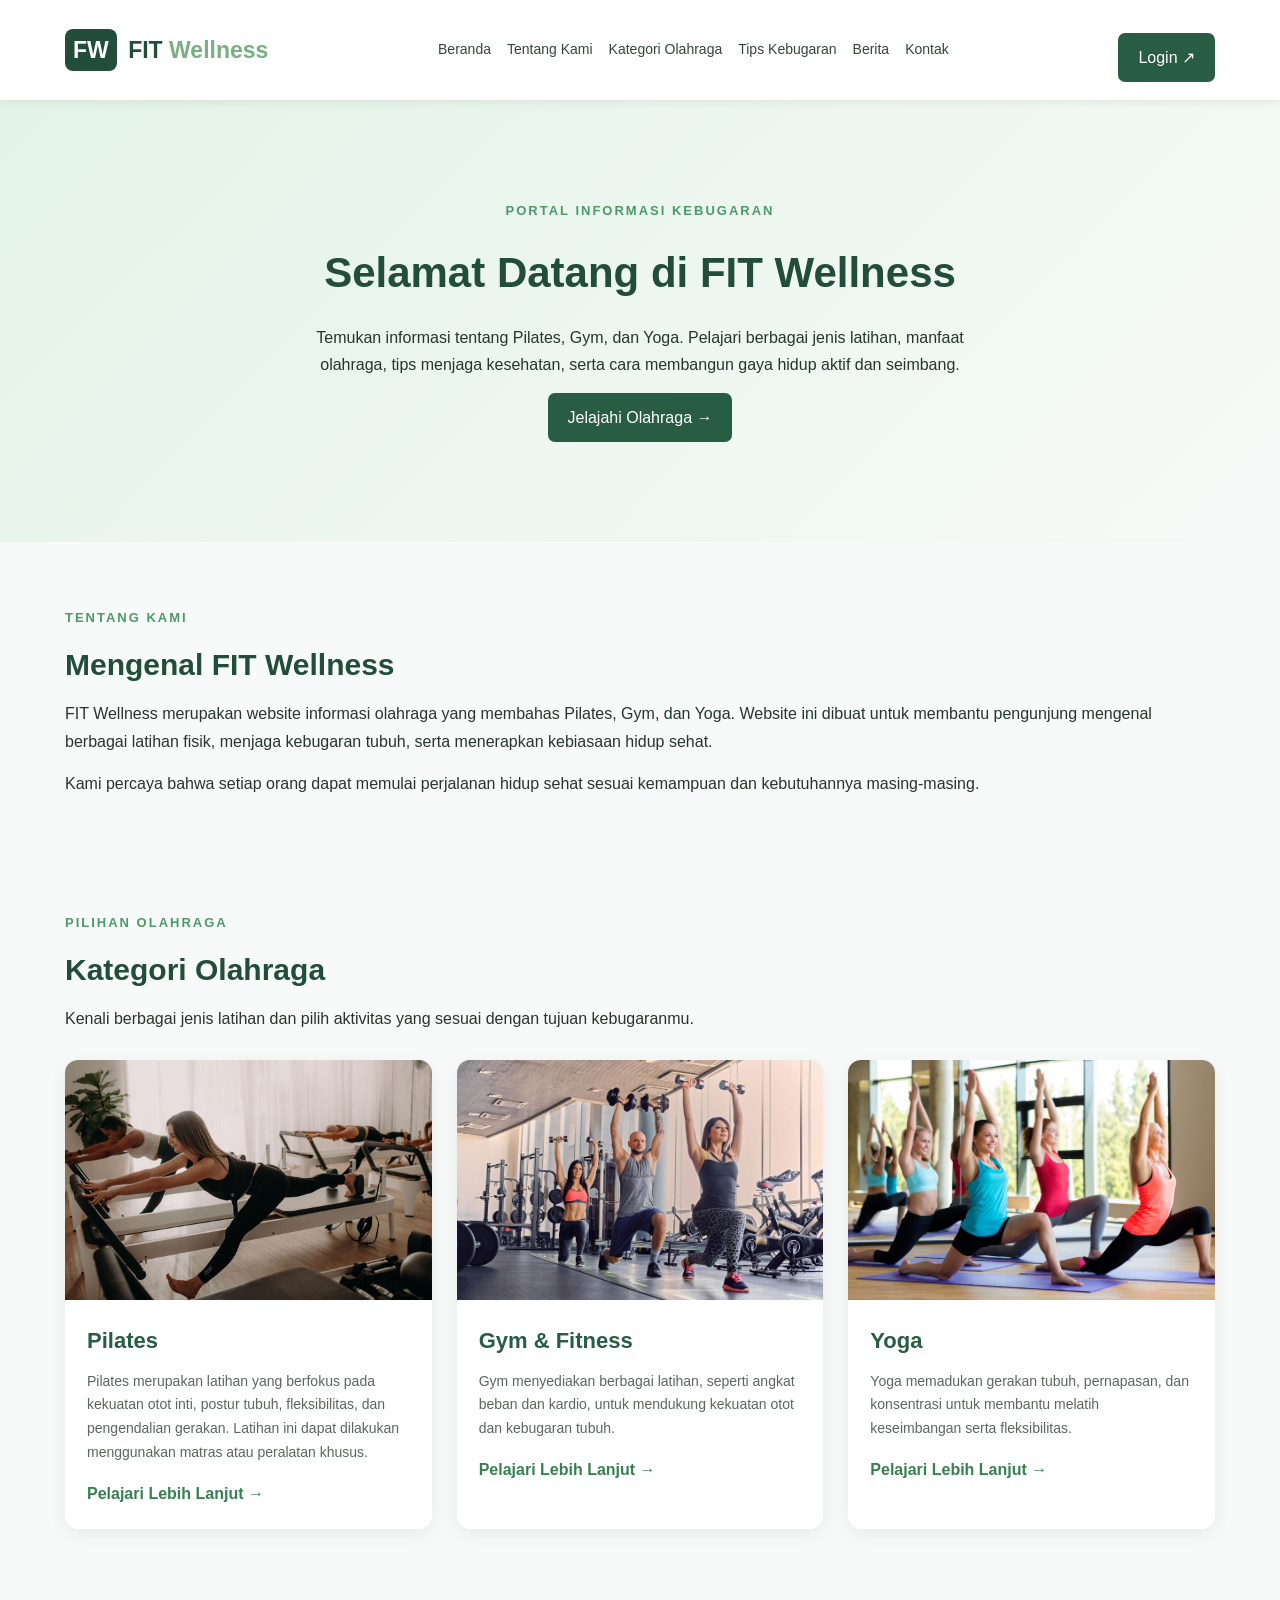
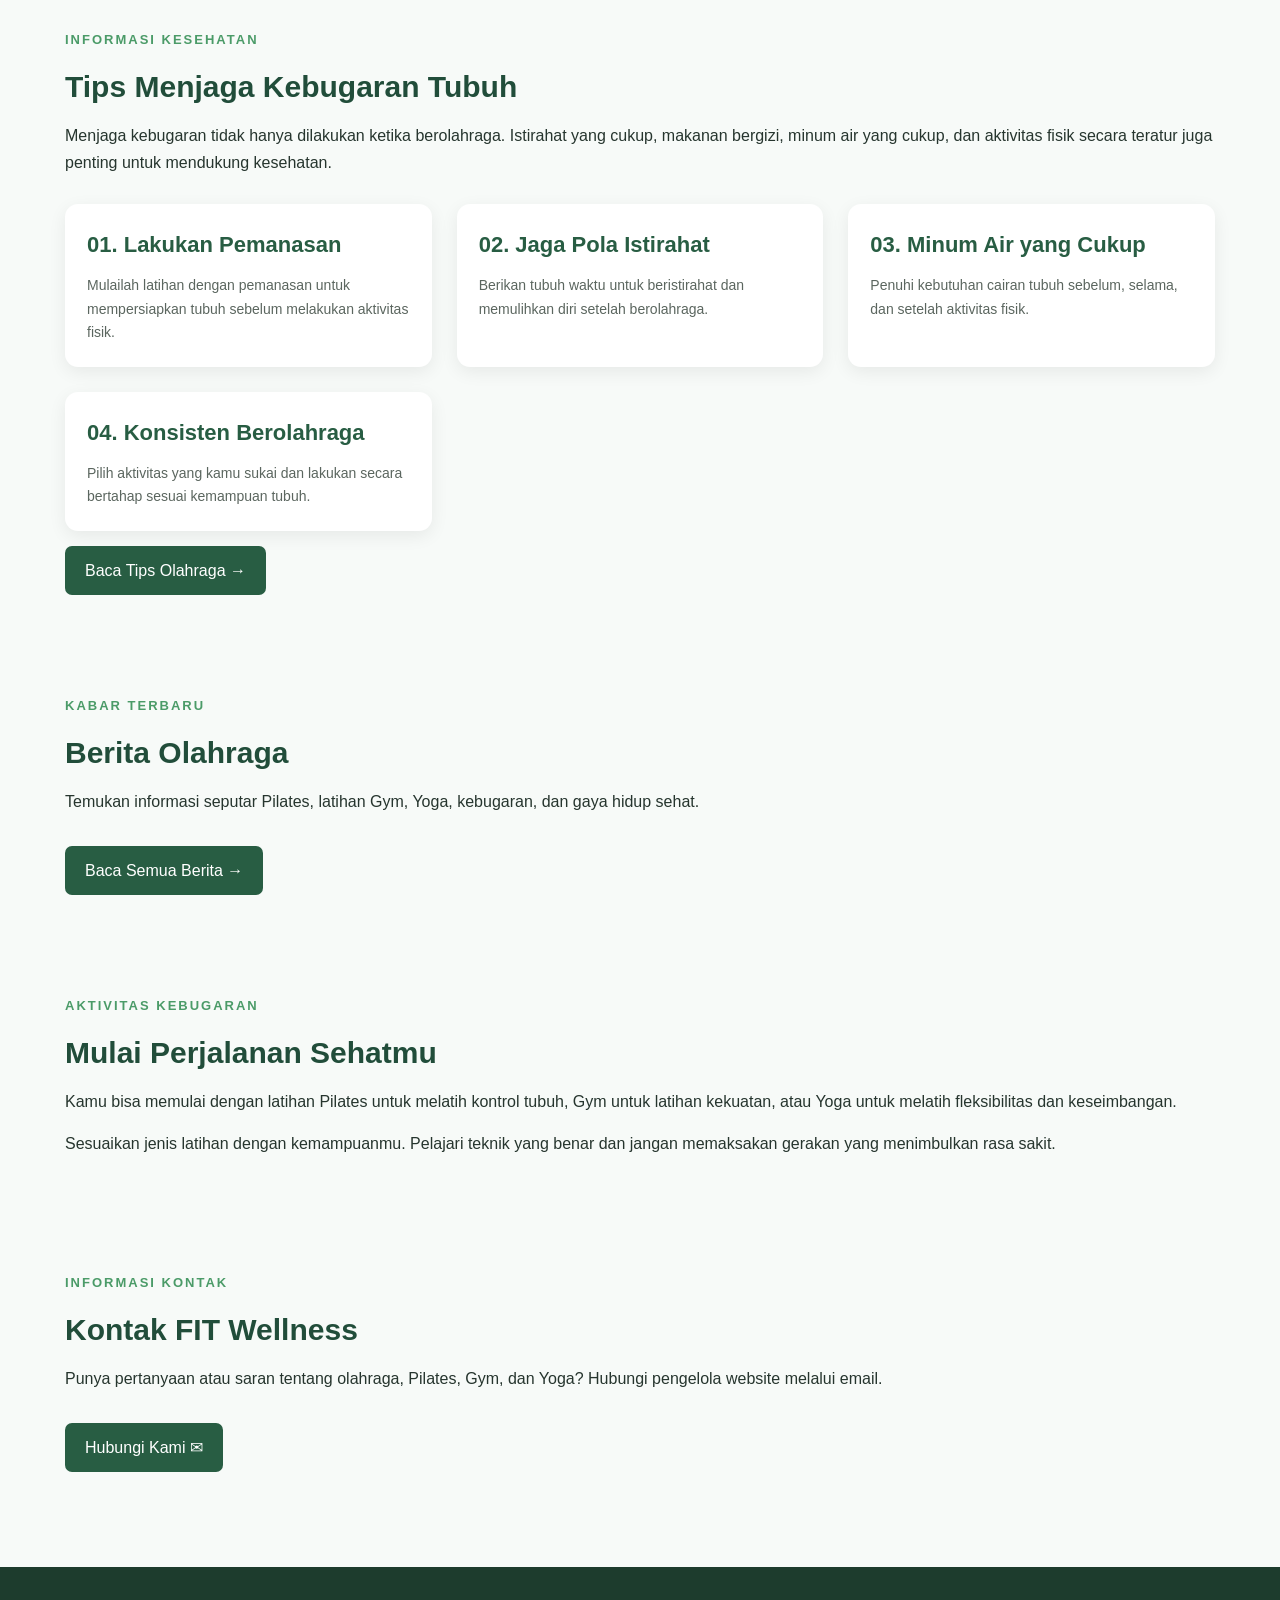
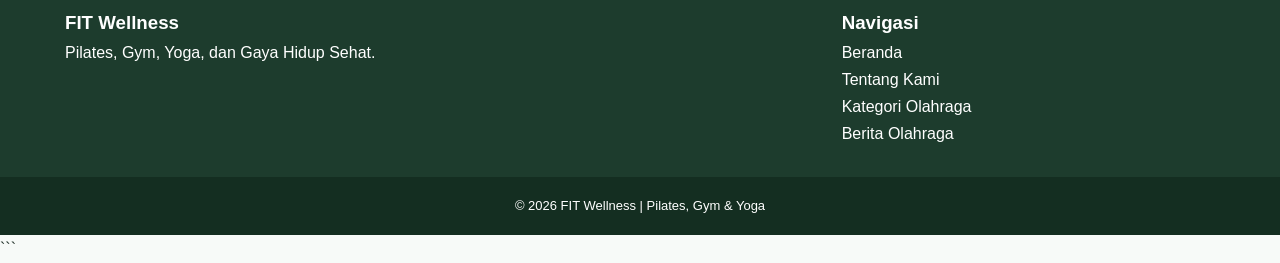
<file: index.html>
<!DOCTYPE html>
<html lang="id">
<head>
    <meta charset="UTF-8">
    <meta name="viewport" content="width=device-width, initial-scale=1.0">

    <title>FIT Wellness - Pilates, Gym & Yoga</title>

    <style>
        * {
            margin: 0;
            padding: 0;
            box-sizing: border-box;
            font-family: Arial, sans-serif;
        }

        body {
            background: #f7faf8;
            color: #26352e;
            line-height: 1.7;
        }

        .container {
            width: 90%;
            max-width: 1150px;
            margin: auto;
        }

        .header {
            background: white;
            box-shadow: 0 2px 10px #00000012;
            position: sticky;
            top: 0;
            z-index: 10;
        }

        .navbar {
            display: flex;
            align-items: center;
            justify-content: space-between;
            gap: 20px;
            padding: 18px 0;
            flex-wrap: wrap;
        }

        .logo {
            color: #214d3a;
            font-size: 23px;
            font-weight: bold;
            text-decoration: none;
        }

        .logo span:last-child {
            color: #7aaf83;
        }

        .logo-icon {
            background: #214d3a;
            color: white;
            padding: 8px;
            border-radius: 8px;
            margin-right: 5px;
        }

        nav {
            display: flex;
            flex-wrap: wrap;
            gap: 16px;
        }

        nav a {
            text-decoration: none;
            color: #34463b;
            font-size: 14px;
        }

        nav a:hover {
            color: #62a675;
        }

        .btn-login {
            display: inline-block;
            background: #285d43;
            color: white;
            padding: 11px 20px;
            border-radius: 7px;
            text-decoration: none;
            margin-top: 15px;
        }

        .btn-login:hover {
            background: #43865e;
        }

        .hero {
            padding: 100px 0;
            text-align: center;
            background: linear-gradient(135deg, #e3f3e7, #f7faf8);
        }

        .hero h1 {
            font-size: 42px;
            color: #214d3a;
            margin: 15px 0;
        }

        .hero p:not(.category) {
            max-width: 700px;
            margin: 0 auto;
        }

        .category {
            color: #4b9b68;
            font-size: 13px;
            font-weight: bold;
            letter-spacing: 2px;
        }

        .info-section {
            padding-top: 65px;
            padding-bottom: 35px;
        }

        .info-section h2 {
            color: #214d3a;
            font-size: 30px;
            margin: 10px 0;
        }

        .info-section > p:not(.category) {
            margin-bottom: 15px;
        }

        /* KARTU OLAHRAGA */
        .news-grid {
            display: grid;
            grid-template-columns: repeat(3, minmax(0, 1fr));
            gap: 25px;
            margin-top: 28px;
        }

        .news-card {
            background: white;
            border-radius: 13px;
            overflow: hidden;
            box-shadow: 0 5px 18px #00000012;
            transition: transform 0.3s;
        }

        .news-card:hover {
            transform: translateY(-5px);
        }

        /* GAMBAR PILATES, GYM, DAN YOGA */
        .news-card img {
            width: 100%;
            height: 240px;
            object-fit: cover;
            display: block;
            background: #e6eee6;
        }

        .news-content {
            padding: 22px;
        }

        .news-content h3 {
            color: #285d43;
            font-size: 22px;
            margin-bottom: 10px;
        }

        .news-content p {
            font-size: 14px;
            color: #5b665f;
        }

        .read-more {
            display: inline-block;
            color: #378151;
            font-weight: bold;
            text-decoration: none;
            margin-top: 15px;
        }

        .read-more:hover {
            text-decoration: underline;
        }

        .footer {
            background: #1d3c2d;
            color: white;
            margin-top: 60px;
            padding-top: 40px;
        }

        .footer-content {
            display: grid;
            grid-template-columns: 2fr 1fr;
            gap: 30px;
            padding-bottom: 30px;
        }

        .footer a {
            color: white;
            text-decoration: none;
        }

        .copyright {
            text-align: center;
            padding: 18px;
            background: #142e21;
            font-size: 13px;
        }

        @media (max-width: 800px) {
            .news-grid {
                grid-template-columns: repeat(2, minmax(0, 1fr));
            }

            .hero h1 {
                font-size: 32px;
            }
        }

        @media (max-width: 550px) {
            .news-grid,
            .footer-content {
                grid-template-columns: 1fr;
            }

            .navbar {
                flex-direction: column;
            }

            nav {
                justify-content: center;
            }

            .hero {
                padding: 65px 0;
            }
        }
    </style>
</head>

<body>

    <!-- HEADER DAN NAVIGASI -->
    <header class="header">
        <div class="container navbar">

            <a href="index.html" class="logo">
                <span class="logo-icon">FW</span>
                FIT <span>Wellness</span>
            </a>

            <nav>
                <a href="#beranda">Beranda</a>
                <a href="#profil">Tentang Kami</a>
                <a href="#program">Kategori Olahraga</a>
                <a href="#kebugaran">Tips Kebugaran</a>
                <a href="berita.html">Berita</a>
                <a href="#kontak">Kontak</a>
            </nav>

            <a href="login.html" class="btn-login">Login ↗</a>

        </div>
    </header>

    <main>

        <!-- BERANDA -->
        <section class="hero" id="beranda">
            <div class="container">
                <p class="category">PORTAL INFORMASI KEBUGARAN</p>

                <h1>Selamat Datang di FIT Wellness</h1>

                <p>
                    Temukan informasi tentang Pilates, Gym, dan Yoga.
                    Pelajari berbagai jenis latihan, manfaat olahraga,
                    tips menjaga kesehatan, serta cara membangun
                    gaya hidup aktif dan seimbang.
                </p>

                <a href="#program" class="btn-login">
                    Jelajahi Olahraga →
                </a>
            </div>
        </section>

        <!-- TENTANG KAMI -->
        <section class="container info-section" id="profil">
            <p class="category">TENTANG KAMI</p>

            <h2>Mengenal FIT Wellness</h2>

            <p>
                FIT Wellness merupakan website informasi olahraga
                yang membahas Pilates, Gym, dan Yoga. Website ini
                dibuat untuk membantu pengunjung mengenal berbagai
                latihan fisik, menjaga kebugaran tubuh, serta
                menerapkan kebiasaan hidup sehat.
            </p>

            <p>
                Kami percaya bahwa setiap orang dapat memulai
                perjalanan hidup sehat sesuai kemampuan dan
                kebutuhannya masing-masing.
            </p>
        </section>

        <!-- KATEGORI OLAHRAGA -->
        <section class="container info-section" id="program">
            <p class="category">PILIHAN OLAHRAGA</p>

            <h2>Kategori Olahraga</h2>

            <p>
                Kenali berbagai jenis latihan dan pilih aktivitas
                yang sesuai dengan tujuan kebugaranmu.
            </p>

            <div class="news-grid">

                <!-- GAMBAR PILATES -->
                <article class="news-card">

                    <img src="pilates3.jpg"
                         alt="Latihan Pilates menggunakan matras">

                    <div class="news-content">
                        <h3>Pilates</h3>

                        <p>
                            Pilates merupakan latihan yang berfokus
                            pada kekuatan otot inti, postur tubuh,
                            fleksibilitas, dan pengendalian gerakan.
                            Latihan ini dapat dilakukan menggunakan
                            matras atau peralatan khusus.
                        </p>

                        <a href="berita.html" class="read-more">
                            Pelajari Lebih Lanjut →
                        </a>
                    </div>
                </article>

                <!-- GAMBAR GYM -->
                <article class="news-card">

                    <img src="gym.jpg"
                         alt="Latihan angkat beban di gym">

                    <div class="news-content">
                        <h3>Gym & Fitness</h3>

                        <p>
                            Gym menyediakan berbagai latihan,
                            seperti angkat beban dan kardio,
                            untuk mendukung kekuatan otot dan
                            kebugaran tubuh.
                        </p>

                        <a href="berita.html" class="read-more">
                            Pelajari Lebih Lanjut →
                        </a>
                    </div>
                </article>

                <!-- GAMBAR YOGA -->
                <article class="news-card">

                    <img src="yoga.jpg"
                         alt="Latihan yoga di atas matras">

                    <div class="news-content">
                        <h3>Yoga</h3>

                        <p>
                            Yoga memadukan gerakan tubuh,
                            pernapasan, dan konsentrasi untuk
                            membantu melatih keseimbangan
                            serta fleksibilitas.
                        </p>

                        <a href="berita.html" class="read-more">
                            Pelajari Lebih Lanjut →
                        </a>
                    </div>
                </article>

            </div>
        </section>

        <!-- TIPS KEBUGARAN -->
        <section class="container info-section" id="kebugaran">
            <p class="category">INFORMASI KESEHATAN</p>

            <h2>Tips Menjaga Kebugaran Tubuh</h2>

            <p>
                Menjaga kebugaran tidak hanya dilakukan ketika
                berolahraga. Istirahat yang cukup, makanan bergizi,
                minum air yang cukup, dan aktivitas fisik secara
                teratur juga penting untuk mendukung kesehatan.
            </p>

            <div class="news-grid">

                <article class="news-card">
                    <div class="news-content">
                        <h3>01. Lakukan Pemanasan</h3>
                        <p>
                            Mulailah latihan dengan pemanasan
                            untuk mempersiapkan tubuh sebelum
                            melakukan aktivitas fisik.
                        </p>
                    </div>
                </article>

                <article class="news-card">
                    <div class="news-content">
                        <h3>02. Jaga Pola Istirahat</h3>
                        <p>
                            Berikan tubuh waktu untuk beristirahat
                            dan memulihkan diri setelah berolahraga.
                        </p>
                    </div>
                </article>

                <article class="news-card">
                    <div class="news-content">
                        <h3>03. Minum Air yang Cukup</h3>
                        <p>
                            Penuhi kebutuhan cairan tubuh sebelum,
                            selama, dan setelah aktivitas fisik.
                        </p>
                    </div>
                </article>

                <article class="news-card">
                    <div class="news-content">
                        <h3>04. Konsisten Berolahraga</h3>
                        <p>
                            Pilih aktivitas yang kamu sukai dan
                            lakukan secara bertahap sesuai
                            kemampuan tubuh.
                        </p>
                    </div>
                </article>

            </div>

            <a href="berita.html" class="btn-login">
                Baca Tips Olahraga →
            </a>
        </section>

        <!-- BERITA -->
        <section class="container info-section" id="berita">
            <p class="category">KABAR TERBARU</p>

            <h2>Berita Olahraga</h2>

            <p>
                Temukan informasi seputar Pilates, latihan Gym,
                Yoga, kebugaran, dan gaya hidup sehat.
            </p>

            <a href="berita.html" class="btn-login">
                Baca Semua Berita →
            </a>
        </section>

        <!-- KEGIATAN OLAHRAGA -->
        <section class="container info-section" id="kegiatan">
            <p class="category">AKTIVITAS KEBUGARAN</p>

            <h2>Mulai Perjalanan Sehatmu</h2>

            <p>
                Kamu bisa memulai dengan latihan Pilates untuk
                melatih kontrol tubuh, Gym untuk latihan kekuatan,
                atau Yoga untuk melatih fleksibilitas dan
                keseimbangan.
            </p>

            <p>
                Sesuaikan jenis latihan dengan kemampuanmu.
                Pelajari teknik yang benar dan jangan memaksakan
                gerakan yang menimbulkan rasa sakit.
            </p>
        </section>

        <!-- KONTAK -->
        <section class="container info-section" id="kontak">
            <p class="category">INFORMASI KONTAK</p>

            <h2>Kontak FIT Wellness</h2>

            <p>
                Punya pertanyaan atau saran tentang olahraga,
                Pilates, Gym, dan Yoga? Hubungi pengelola
                website melalui email.
            </p>

            <a href="mailto:info@fitwellness.example"
               class="btn-login">
                Hubungi Kami ✉
            </a>
        </section>

    </main>

    <!-- FOOTER -->
    <footer class="footer">
        <div class="container footer-content">

            <div>
                <h3>FIT Wellness</h3>
                <p>Pilates, Gym, Yoga, dan Gaya Hidup Sehat.</p>
            </div>

            <div>
                <h3>Navigasi</h3>
                <p><a href="#beranda">Beranda</a></p>
                <p><a href="#profil">Tentang Kami</a></p>
                <p><a href="#program">Kategori Olahraga</a></p>
                <p><a href="berita.html">Berita Olahraga</a></p>
            </div>

        </div>

        <div class="copyright">
            <p>&copy; 2026 FIT Wellness | Pilates, Gym & Yoga</p>
        </div>
    </footer>

</body>
</html>
```
</file>
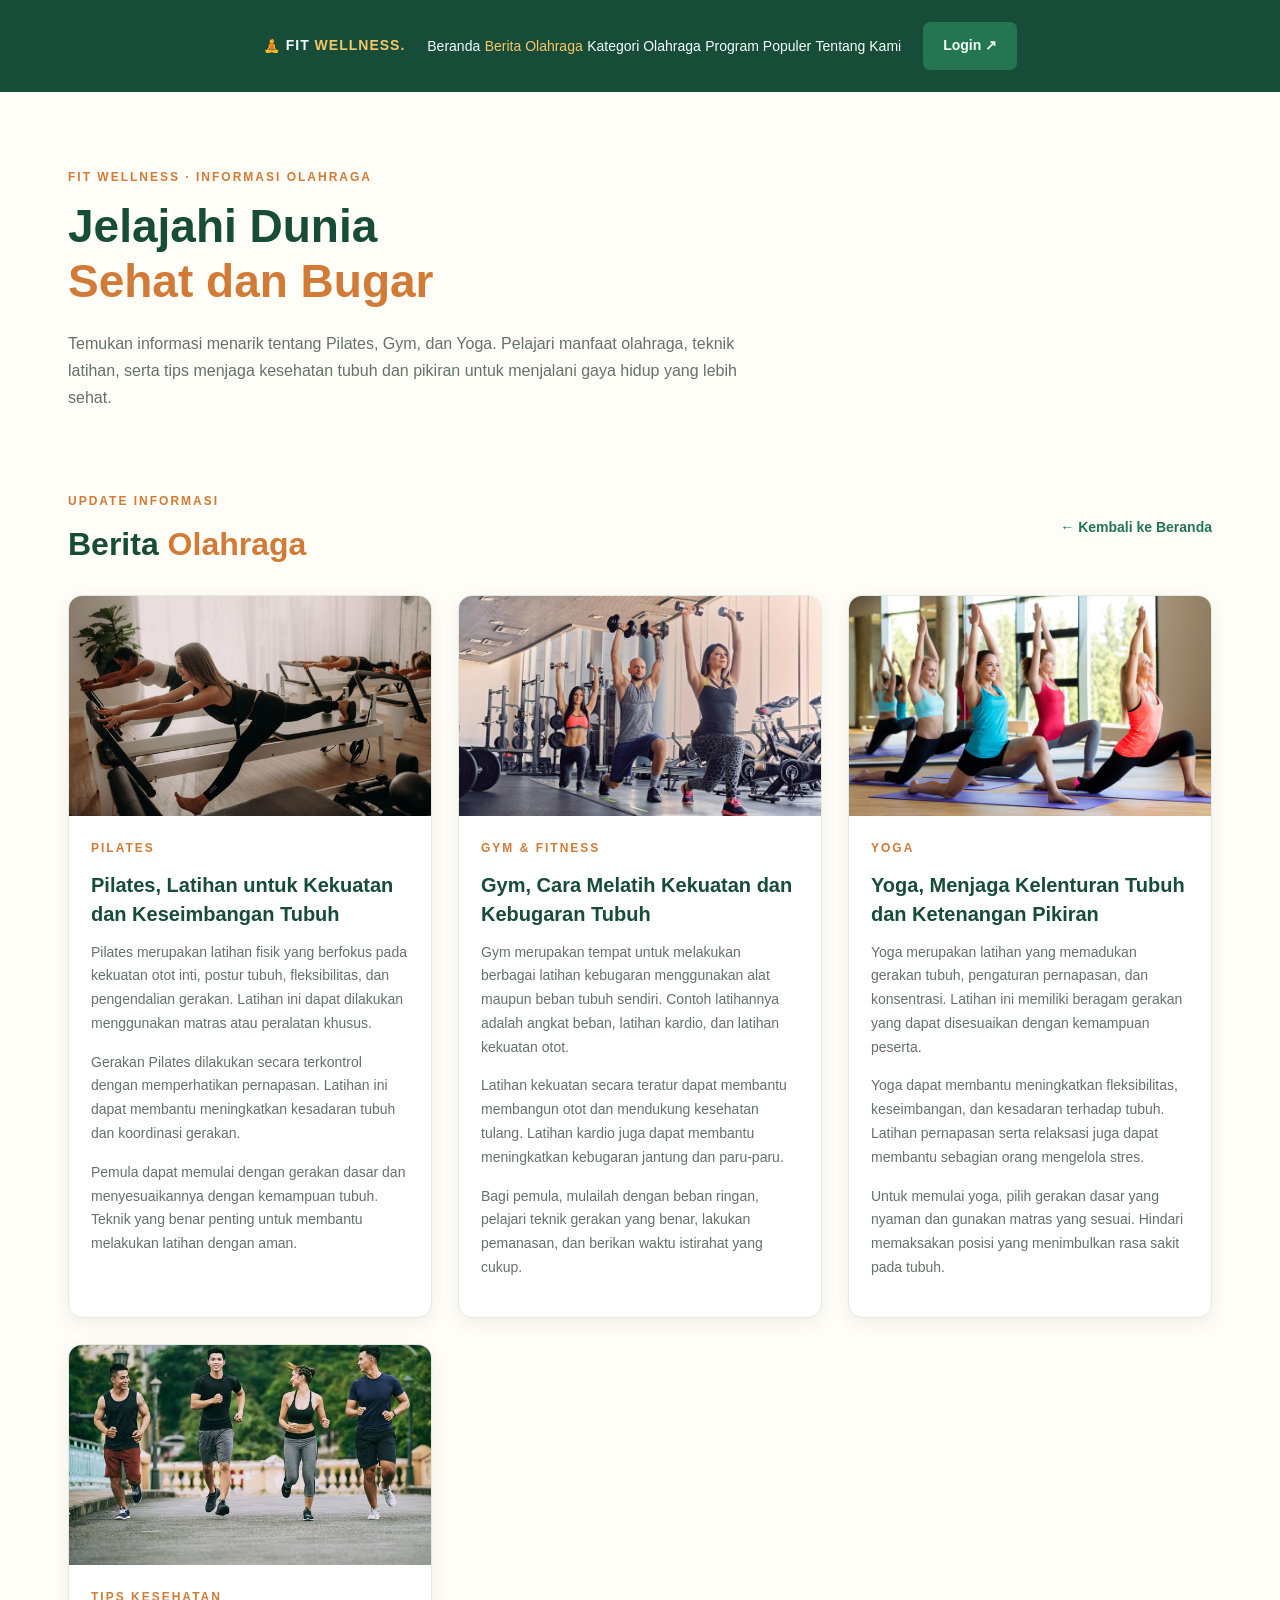
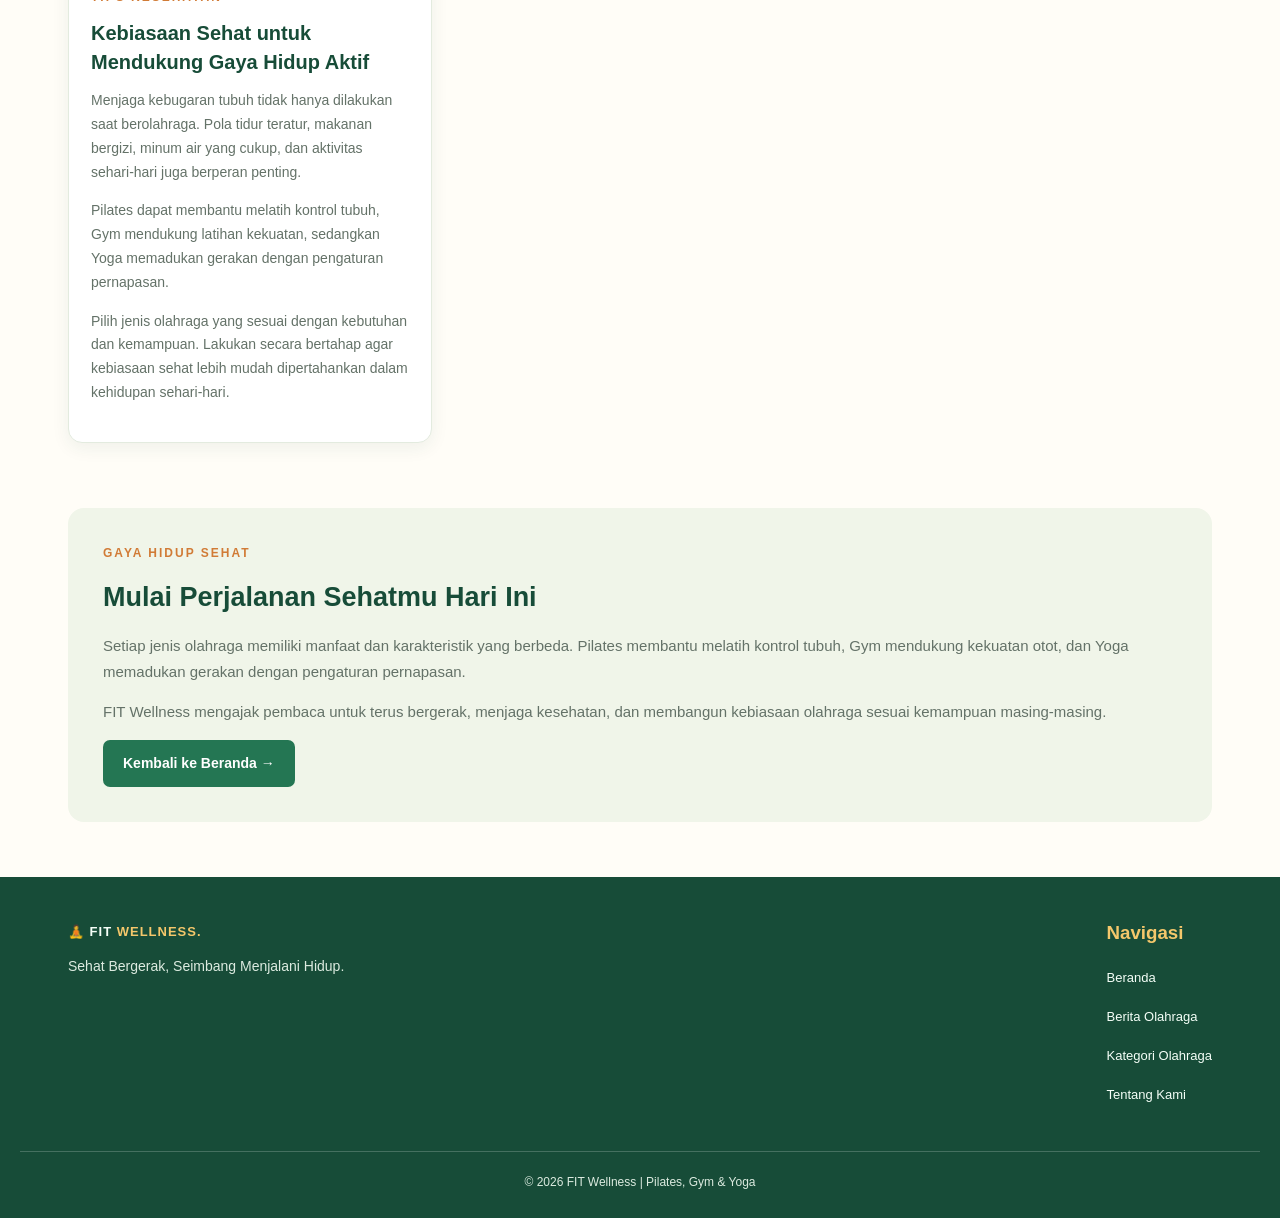
<file: berita.html>
<!DOCTYPE html>
<html lang="id">
<head>
    <meta charset="UTF-8">
    <meta name="viewport" content="width=device-width, initial-scale=1.0">

    <title>Berita Pilates, Gym & Yoga</title>
    <link rel="stylesheet" href="style.css">
</head>
<body>

<!-- HEADER DAN NAVIGASI -->
<header class="header">
    <div class="container navbar">

        <a href="index.html" class="logo">
            🧘 FIT <span>WELLNESS.</span>
        </a>

        <nav>
            <a href="index.html">Beranda</a>
            <a class="active" href="berita.html">Berita Olahraga</a>
            <a href="index.html#program">Kategori Olahraga</a>
            <a href="index.html#rekomendasi">Program Populer</a>
            <a href="index.html#profil">Tentang Kami</a>
        </nav>

        <a href="login.html" class="btn-login">Login ↗</a>

    </div>
</header>

<!-- KONTEN BERITA -->
<main class="container">

    <!-- INTRO -->
    <section class="intro">
        <p class="category">FIT WELLNESS · INFORMASI OLAHRAGA</p>

        <h1>
            Jelajahi Dunia<br>
            <span>Sehat dan Bugar</span>
        </h1>

        <p>
            Temukan informasi menarik tentang Pilates, Gym,
            dan Yoga. Pelajari manfaat olahraga, teknik latihan,
            serta tips menjaga kesehatan tubuh dan pikiran
            untuk menjalani gaya hidup yang lebih sehat.
        </p>
    </section>

    <!-- DAFTAR BERITA -->
    <section class="news-section">

        <div class="section-title">
            <div>
                <p class="category">UPDATE INFORMASI</p>
                <h2>Berita <span>Olahraga</span></h2>
            </div>

            <a href="index.html" class="more">
                ← Kembali ke Beranda
            </a>
        </div>

        <div class="news-grid">

            <!-- BERITA 1: PILATES -->
            <article class="news-card">

                <img
                    src="pilates3.jpg"
                    alt="Latihan Pilates menggunakan matras">

                <div class="news-content">

                    <p class="category">PILATES</p>

                    <h2>Pilates, Latihan untuk Kekuatan dan Keseimbangan Tubuh</h2>

                    <p>
                        Pilates merupakan latihan fisik yang berfokus
                        pada kekuatan otot inti, postur tubuh,
                        fleksibilitas, dan pengendalian gerakan.
                        Latihan ini dapat dilakukan menggunakan
                        matras atau peralatan khusus.
                    </p>

                    <p>
                        Gerakan Pilates dilakukan secara terkontrol
                        dengan memperhatikan pernapasan. Latihan
                        ini dapat membantu meningkatkan kesadaran
                        tubuh dan koordinasi gerakan.
                    </p>

                    <p>
                        Pemula dapat memulai dengan gerakan dasar
                        dan menyesuaikannya dengan kemampuan tubuh.
                        Teknik yang benar penting untuk membantu
                        melakukan latihan dengan aman.
                    </p>

                </div>
            </article>

            <!-- BERITA 2: GYM -->
            <article class="news-card">

                <img
                    src="gym.jpg"
                    alt="Latihan angkat beban di gym">

                <div class="news-content">

                    <p class="category">GYM & FITNESS</p>

                    <h2>Gym, Cara Melatih Kekuatan dan Kebugaran Tubuh</h2>

                    <p>
                        Gym merupakan tempat untuk melakukan
                        berbagai latihan kebugaran menggunakan
                        alat maupun beban tubuh sendiri. Contoh
                        latihannya adalah angkat beban, latihan
                        kardio, dan latihan kekuatan otot.
                    </p>

                    <p>
                        Latihan kekuatan secara teratur dapat
                        membantu membangun otot dan mendukung
                        kesehatan tulang. Latihan kardio juga
                        dapat membantu meningkatkan kebugaran
                        jantung dan paru-paru.
                    </p>

                    <p>
                        Bagi pemula, mulailah dengan beban ringan,
                        pelajari teknik gerakan yang benar,
                        lakukan pemanasan, dan berikan waktu
                        istirahat yang cukup.
                    </p>

                </div>
            </article>

            <!-- BERITA 3: YOGA -->
            <article class="news-card">

                <img
                    src="yoga.jpg"
                    alt="Latihan yoga di atas matras">

                <div class="news-content">

                    <p class="category">YOGA</p>

                    <h2>Yoga, Menjaga Kelenturan Tubuh dan Ketenangan Pikiran</h2>

                    <p>
                        Yoga merupakan latihan yang memadukan
                        gerakan tubuh, pengaturan pernapasan,
                        dan konsentrasi. Latihan ini memiliki
                        beragam gerakan yang dapat disesuaikan
                        dengan kemampuan peserta.
                    </p>

                    <p>
                        Yoga dapat membantu meningkatkan
                        fleksibilitas, keseimbangan, dan kesadaran
                        terhadap tubuh. Latihan pernapasan serta
                        relaksasi juga dapat membantu sebagian
                        orang mengelola stres.
                    </p>

                    <p>
                        Untuk memulai yoga, pilih gerakan dasar
                        yang nyaman dan gunakan matras yang sesuai.
                        Hindari memaksakan posisi yang menimbulkan
                        rasa sakit pada tubuh.
                    </p>

                </div>
            </article>

            <!-- BERITA 4: KEBUGARAN -->
            <article class="news-card">

                <img
                    src="kebugaran.jpg"
                    alt="Aktivitas olahraga untuk menjaga kebugaran">

                <div class="news-content">

                    <p class="category">TIPS KESEHATAN</p>

                    <h2>Kebiasaan Sehat untuk Mendukung Gaya Hidup Aktif</h2>

                    <p>
                        Menjaga kebugaran tubuh tidak hanya
                        dilakukan saat berolahraga. Pola tidur
                        teratur, makanan bergizi, minum air yang
                        cukup, dan aktivitas sehari-hari juga
                        berperan penting.
                    </p>

                    <p>
                        Pilates dapat membantu melatih kontrol
                        tubuh, Gym mendukung latihan kekuatan,
                        sedangkan Yoga memadukan gerakan dengan
                        pengaturan pernapasan.
                    </p>

                    <p>
                        Pilih jenis olahraga yang sesuai dengan
                        kebutuhan dan kemampuan. Lakukan secara
                        bertahap agar kebiasaan sehat lebih mudah
                        dipertahankan dalam kehidupan sehari-hari.
                    </p>

                </div>
            </article>

        </div>
    </section>

    <!-- PENUTUP -->
    <section class="info-section" id="tentang">

        <p class="category">GAYA HIDUP SEHAT</p>

        <h2>Mulai Perjalanan Sehatmu Hari Ini</h2>

        <p>
            Setiap jenis olahraga memiliki manfaat dan
            karakteristik yang berbeda. Pilates membantu
            melatih kontrol tubuh, Gym mendukung kekuatan
            otot, dan Yoga memadukan gerakan dengan
            pengaturan pernapasan.
        </p>

        <p>
            FIT Wellness mengajak pembaca untuk terus bergerak,
            menjaga kesehatan, dan membangun kebiasaan olahraga
            sesuai kemampuan masing-masing.
        </p>

        <a href="index.html" class="btn-login">
            Kembali ke Beranda →
        </a>

    </section>

</main>

<!-- FOOTER -->
<footer class="footer">

    <div class="container footer-content">

        <div>
            <a href="index.html" class="logo">
                🧘 FIT <span>WELLNESS.</span>
            </a>

            <p>Sehat Bergerak, Seimbang Menjalani Hidup.</p>
        </div>

        <div class="footer-menu">
            <h3>Navigasi</h3>
            <p><a href="index.html">Beranda</a></p>
            <p><a href="berita.html">Berita Olahraga</a></p>
            <p><a href="index.html#program">Kategori Olahraga</a></p>
            <p><a href="index.html#profil">Tentang Kami</a></p>
        </div>

    </div>

    <div class="copyright">
        <p>&copy; 2026 FIT Wellness | Pilates, Gym & Yoga</p>
    </div>

</footer>

</body>
</html>
</file>
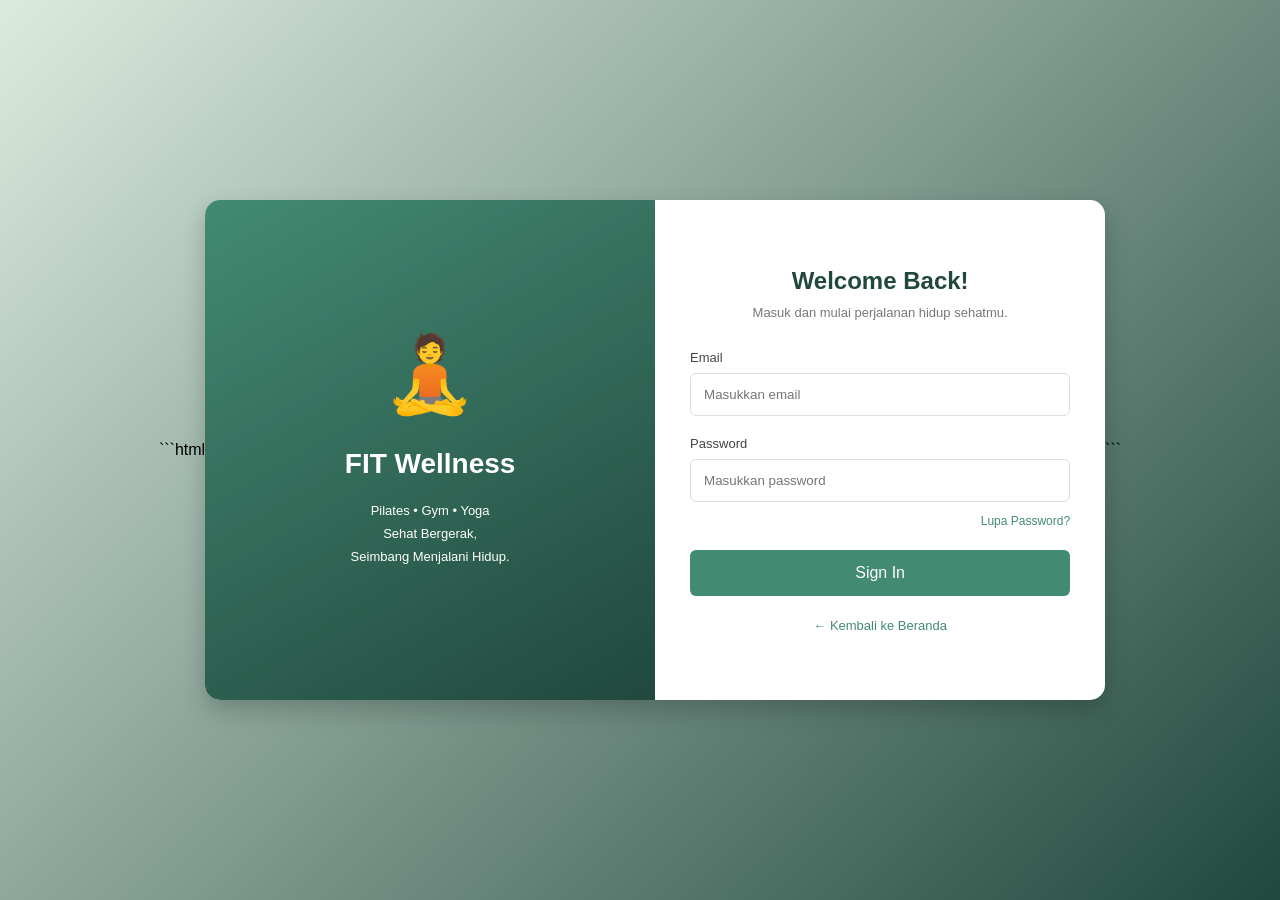
<file: login.html>
```html
<!DOCTYPE html>
<html lang="id">
<head>
    <meta charset="UTF-8">
    <meta name="viewport" content="width=device-width, initial-scale=1.0">

    <title>Login FIT Wellness</title>

    <style>
        * {
            margin: 0;
            padding: 0;
            box-sizing: border-box;
            font-family: Arial, sans-serif;
        }

        body {
            min-height: 100vh;
            display: flex;
            justify-content: center;
            align-items: center;
            background: linear-gradient(135deg, #dcebe0, #21483d);
            padding: 20px;
        }

        .container {
            width: 900px;
            min-height: 500px;
            display: flex;
            background: white;
            border-radius: 15px;
            overflow: hidden;
            box-shadow: 0 10px 25px #0003;
        }

        .kiri {
            width: 50%;
            background: linear-gradient(150deg, #438a73, #21483d);
            color: white;
            display: flex;
            flex-direction: column;
            justify-content: center;
            align-items: center;
            text-align: center;
            padding: 30px;
        }

        .logo {
            font-size: 75px;
            color: #dcebe0;
            margin-bottom: 25px;
        }

        .kiri h1 {
            font-size: 28px;
            line-height: 1.4;
            margin-bottom: 15px;
        }

        .kiri p {
            font-size: 13px;
            line-height: 1.8;
        }

        .kanan {
            width: 50%;
            padding: 45px 35px;
            display: flex;
            flex-direction: column;
            justify-content: center;
        }

        .kanan h2 {
            text-align: center;
            margin-bottom: 10px;
            color: #21483d;
        }

        .deskripsi {
            text-align: center;
            font-size: 13px;
            color: #777;
            margin-bottom: 30px;
        }

        label {
            display: block;
            margin-bottom: 8px;
            font-size: 13px;
            color: #444;
        }

        input {
            width: 100%;
            padding: 13px;
            margin-bottom: 20px;
            border: 1px solid #ddd;
            border-radius: 6px;
            outline: none;
        }

        input:focus {
            border-color: #438a73;
        }

        .lupa {
            text-align: right;
            margin-top: -8px;
            margin-bottom: 22px;
        }

        .lupa a {
            text-decoration: none;
            color: #438a73;
            font-size: 12px;
        }

        button {
            width: 100%;
            padding: 14px;
            background: #438a73;
            color: white;
            border: none;
            border-radius: 6px;
            font-size: 16px;
            cursor: pointer;
        }

        button:hover {
            background: #21483d;
        }

        .kembali {
            display: block;
            text-align: center;
            margin-top: 22px;
            color: #438a73;
            text-decoration: none;
            font-size: 13px;
        }

        @media (max-width: 650px) {
            .container {
                flex-direction: column;
            }

            .kiri, .kanan {
                width: 100%;
            }

            .kiri {
                min-height: 250px;
            }

            .kiri h1 {
                font-size: 23px;
            }

            .kanan {
                padding: 30px 25px;
            }
        }
    </style>
</head>

<body>

    <div class="container">

        <!-- BAGIAN KIRI -->
        <div class="kiri">
            <div class="logo">🧘</div>

            <h1>FIT Wellness</h1>

            <p>
                Pilates • Gym • Yoga<br>
                Sehat Bergerak,<br>
                Seimbang Menjalani Hidup.
            </p>
        </div>

        <!-- BAGIAN KANAN -->
        <div class="kanan">
            <h2>Welcome Back!</h2>

            <p class="deskripsi">
                Masuk dan mulai perjalanan hidup sehatmu.
            </p>

            <form onsubmit="login(event)">

                <label for="email">Email</label>
                <input
                    type="email"
                    id="email"
                    placeholder="Masukkan email"
                    required
                >

                <label for="password">Password</label>
                <input
                    type="password"
                    id="password"
                    placeholder="Masukkan password"
                    required
                >

                <div class="lupa">
                    <a href="#"
                       onclick="alert('Silakan hubungi pengelola website untuk bantuan.'); return false;">
                        Lupa Password?
                    </a>
                </div>

                <button type="submit">Sign In</button>

            </form>

            <a href="index.html" class="kembali">
                ← Kembali ke Beranda
            </a>
        </div>

    </div>

    <script>
        function login(event) {
            event.preventDefault();

            alert(
                "Selamat datang di FIT Wellness! " +
                "Halaman ini masih berupa demo login."
            );

            window.location.href = "index.html";
        }
    </script>

</body>
</html>
```
</file>
<file: style.css>
/* =========================
   1. PENGATURAN DASAR
========================= */
* {
    margin: 0;
    padding: 0;
    box-sizing: border-box;
    font-family: Arial, sans-serif;
}

html {
    scroll-behavior: smooth;
}

body {
    background: #fffdf7;
    color: #26372d;
    line-height: 1.7;
}

a {
    text-decoration: none;
}


/* =========================
   2. HEADER DAN NAVBAR
========================= */
.header {
    background: #174c38;
    color: white;
    padding: 22px 7%;
    display: flex;
    justify-content: space-between;
    align-items: center;
    flex-wrap: wrap;
    gap: 18px;
}

.logo {
    color: white;
    font-size: 25px;
    font-weight: 800;
    letter-spacing: 1px;
}

.logo span {
    color: #f4c76b;
}

.logo-icon {
    display: inline-flex;
    align-items: center;
    justify-content: center;
    background: #f4c76b;
    color: #174c38;
    border-radius: 8px;
    padding: 3px 8px;
    margin-right: 5px;
}

.navbar {
    display: flex;
    align-items: center;
    flex-wrap: wrap;
    gap: 22px;
}

.navbar a {
    color: #f5fff8;
    font-size: 14px;
    transition: color 0.3s;
}

.navbar a:hover,
.navbar a.active {
    color: #f4c76b;
}


/* =========================
   3. CONTAINER UTAMA
========================= */
.container {
    max-width: 1200px;
    margin: auto;
    padding: 0 28px;
}


/* =========================
   4. INTRO / HERO
========================= */
.intro,
.hero {
    padding: 75px 0 55px;
    max-width: 850px;
}

.label,
.category {
    color: #d17b36;
    font-size: 12px;
    font-weight: bold;
    letter-spacing: 2px;
    margin-bottom: 12px;
}

.intro h1,
.hero h1 {
    color: #174c38;
    font-size: 46px;
    line-height: 1.2;
    margin-bottom: 20px;
}

.intro h1 span,
.hero h1 span,
.section-title h2 span {
    color: #d17b36;
}

.intro > p:last-child,
.hero > p:not(.category) {
    color: #647268;
    max-width: 700px;
    font-size: 16px;
}

.hero {
    padding-top: 100px;
    padding-bottom: 100px;
}


/* =========================
   5. BAGIAN BERITA
========================= */
.news-section {
    padding: 25px 0 65px;
}

.section-title {
    display: flex;
    justify-content: space-between;
    align-items: center;
    gap: 20px;
    margin-bottom: 30px;
}

.section-title h2 {
    color: #174c38;
    font-size: 32px;
    line-height: 1.3;
}

.more {
    color: #247653;
    font-size: 14px;
    font-weight: bold;
}

.more:hover {
    color: #174c38;
}


/* =========================
   6. GRID KARTU BERITA
========================= */
.news-grid {
    display: grid;
    grid-template-columns: repeat(3, minmax(0, 1fr));
    gap: 26px;
    align-items: stretch;
}


/* =========================
   7. KARTU BERITA
========================= */
.news-card {
    background: #ffffff;
    border: 1px solid #e3ebdf;
    border-radius: 14px;
    overflow: hidden;
    display: flex;
    flex-direction: column;
    box-shadow: 0 5px 18px rgba(29, 76, 52, 0.07);
    transition: transform 0.3s, box-shadow 0.3s;
}

.news-card:hover {
    transform: translateY(-5px);
    box-shadow: 0 12px 26px rgba(29, 76, 52, 0.14);
}


/* =========================
   8. GAMBAR BERITA
========================= */
.news-card img {
    display: block;
    width: 100%;
    height: 220px;
    object-fit: cover;
    background: #e6eee4;
}


/* =========================
   9. ISI KARTU
========================= */
.card-body,
.news-content {
    padding: 22px;
    display: flex;
    flex-direction: column;
    flex: 1;
}

.card-body h2,
.news-content h2 {
    color: #174c38;
    font-size: 20px;
    line-height: 1.45;
    margin-bottom: 12px;
}

.card-body h3,
.news-content h3 {
    color: #174c38;
    font-size: 20px;
    line-height: 1.45;
    margin-bottom: 12px;
}

.card-body > p:not(.category),
.news-content > p:not(.category) {
    color: #647268;
    font-size: 14px;
    margin-bottom: 15px;
}

.read-more {
    color: #247653;
    font-size: 13px;
    font-weight: bold;
    margin-top: auto;
    align-self: flex-start;
}

.read-more:hover {
    color: #174c38;
}


/* =========================
   10. BAGIAN HIGHLIGHT
========================= */
.highlight,
.info-section {
    background: #f0f5e9;
    border-radius: 16px;
    padding: 35px;
    margin-bottom: 55px;
}

.highlight {
    display: flex;
    justify-content: space-between;
    align-items: center;
    gap: 25px;
}

.highlight h2,
.info-section h2 {
    color: #174c38;
    font-size: 27px;
    margin-bottom: 12px;
}

.highlight div > p:last-child {
    color: #647268;
    max-width: 650px;
    font-size: 14px;
}

.info-section > p:not(.category) {
    color: #647268;
    font-size: 15px;
    margin-bottom: 15px;
}

.button,
.btn-login {
    display: inline-block;
    flex-shrink: 0;
    background: #247653;
    color: white;
    padding: 12px 20px;
    border-radius: 7px;
    font-size: 14px;
    font-weight: bold;
    transition: background 0.3s;
}

.button:hover,
.btn-login:hover {
    background: #174c38;
}


/* =========================
   11. FOOTER
========================= */
.footer {
    background: #174c38;
    color: #f5fff8;
    padding: 40px 20px 25px;
}

.footer .logo {
    display: inline-block;
    margin-bottom: 12px;
}

.footer p {
    font-size: 14px;
    margin-bottom: 10px;
    color: #dcebe0;
}

.footer-content {
    display: flex;
    justify-content: space-between;
    gap: 35px;
    padding-bottom: 25px;
}

.footer-content h3 {
    color: #f4c76b;
    margin-bottom: 12px;
}

.footer-menu {
    display: flex;
    flex-direction: column;
    gap: 5px;
}

.footer-menu a,
.footer-content a {
    color: #f5fff8;
    font-size: 13px;
}

.footer-menu a:hover,
.footer-content a:hover {
    color: #f4c76b;
}

.copyright {
    text-align: center;
    border-top: 1px solid rgba(255, 255, 255, 0.2);
    padding-top: 20px;
    margin-top: 10px;
}

.copyright p {
    color: #dcebe0;
    font-size: 12px;
    margin-bottom: 0;
}

.footer small {
    display: block;
    border-top: 1px solid rgba(255, 255, 255, 0.2);
    padding-top: 20px;
    color: #dcebe0;
    font-size: 12px;
}


/* =========================
   12. RESPONSIVE TABLET
========================= */
@media (max-width: 900px) {
    .header {
        padding: 22px 5%;
    }

    .navbar {
        gap: 14px;
    }

    .news-grid {
        grid-template-columns: repeat(2, minmax(0, 1fr));
    }

    .intro h1,
    .hero h1 {
        font-size: 40px;
    }

    .highlight {
        align-items: flex-start;
        flex-direction: column;
    }

    .footer-content {
        flex-wrap: wrap;
    }
}


/* =========================
   13. RESPONSIVE HP
========================= */
@media (max-width: 600px) {
    .header {
        flex-direction: column;
        text-align: center;
        padding: 20px 16px;
    }

    .logo {
        font-size: 23px;
    }

    .navbar {
        justify-content: center;
        gap: 12px 16px;
    }

    .navbar a {
        font-size: 12px;
    }

    .container {
        padding: 0 16px;
    }

    .intro,
    .hero {
        padding: 48px 0 35px;
    }

    .hero {
        padding-top: 65px;
        padding-bottom: 65px;
    }

    .intro h1,
    .hero h1 {
        font-size: 33px;
    }

    .intro > p:last-child,
    .hero > p:not(.category) {
        font-size: 14px;
    }

    .section-title {
        align-items: flex-start;
        flex-direction: column;
    }

    .section-title h2 {
        font-size: 28px;
    }

    .news-grid {
        grid-template-columns: 1fr;
        gap: 22px;
    }

    .news-card img {
        height: 230px;
    }

    .card-body,
    .news-content {
        padding: 20px;
    }

    .card-body h2,
    .news-content h2,
    .card-body h3,
    .news-content h3 {
        font-size: 19px;
    }

    .highlight,
    .info-section {
        padding: 25px 20px;
        margin-bottom: 35px;
    }

    .highlight h2,
    .info-section h2 {
        font-size: 23px;
    }

    .footer-content {
        flex-direction: column;
        text-align: center;
        align-items: center;
    }

    .footer-menu {
        align-items: center;
    }
}
</file>
